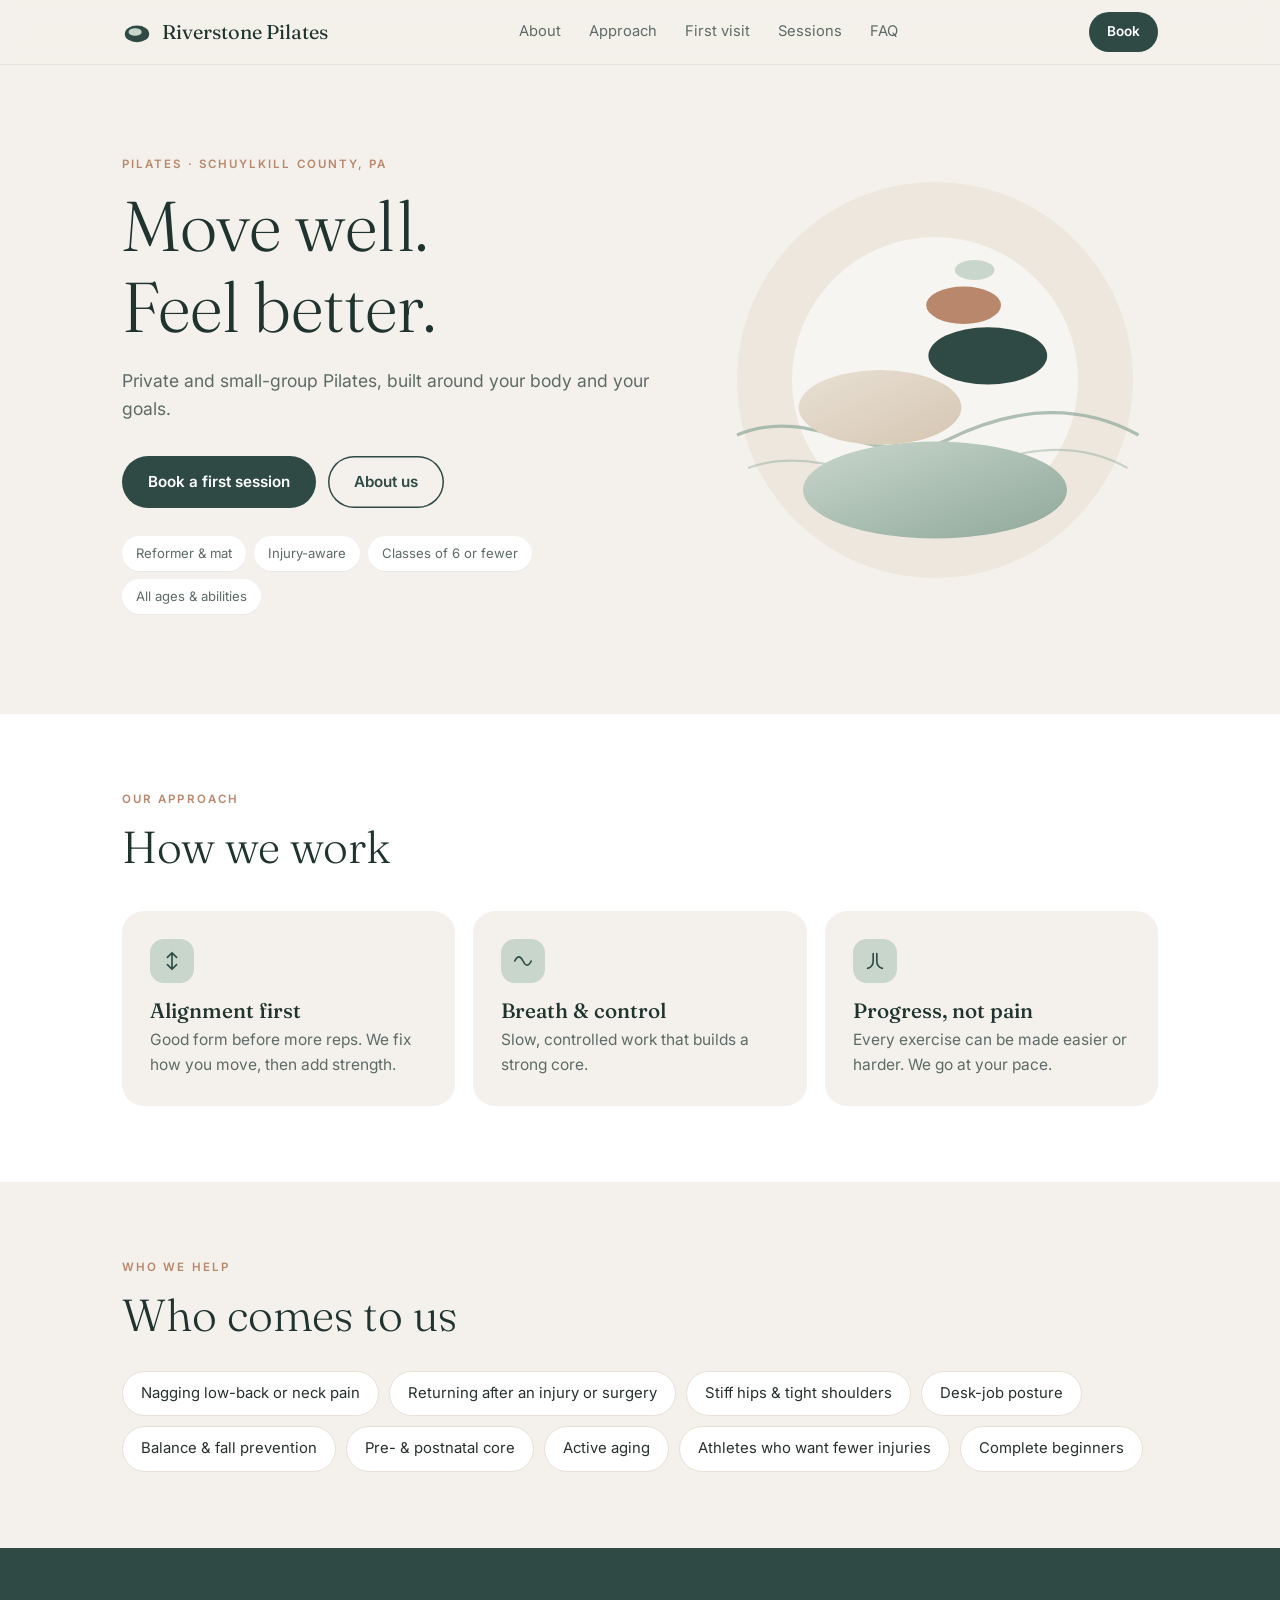
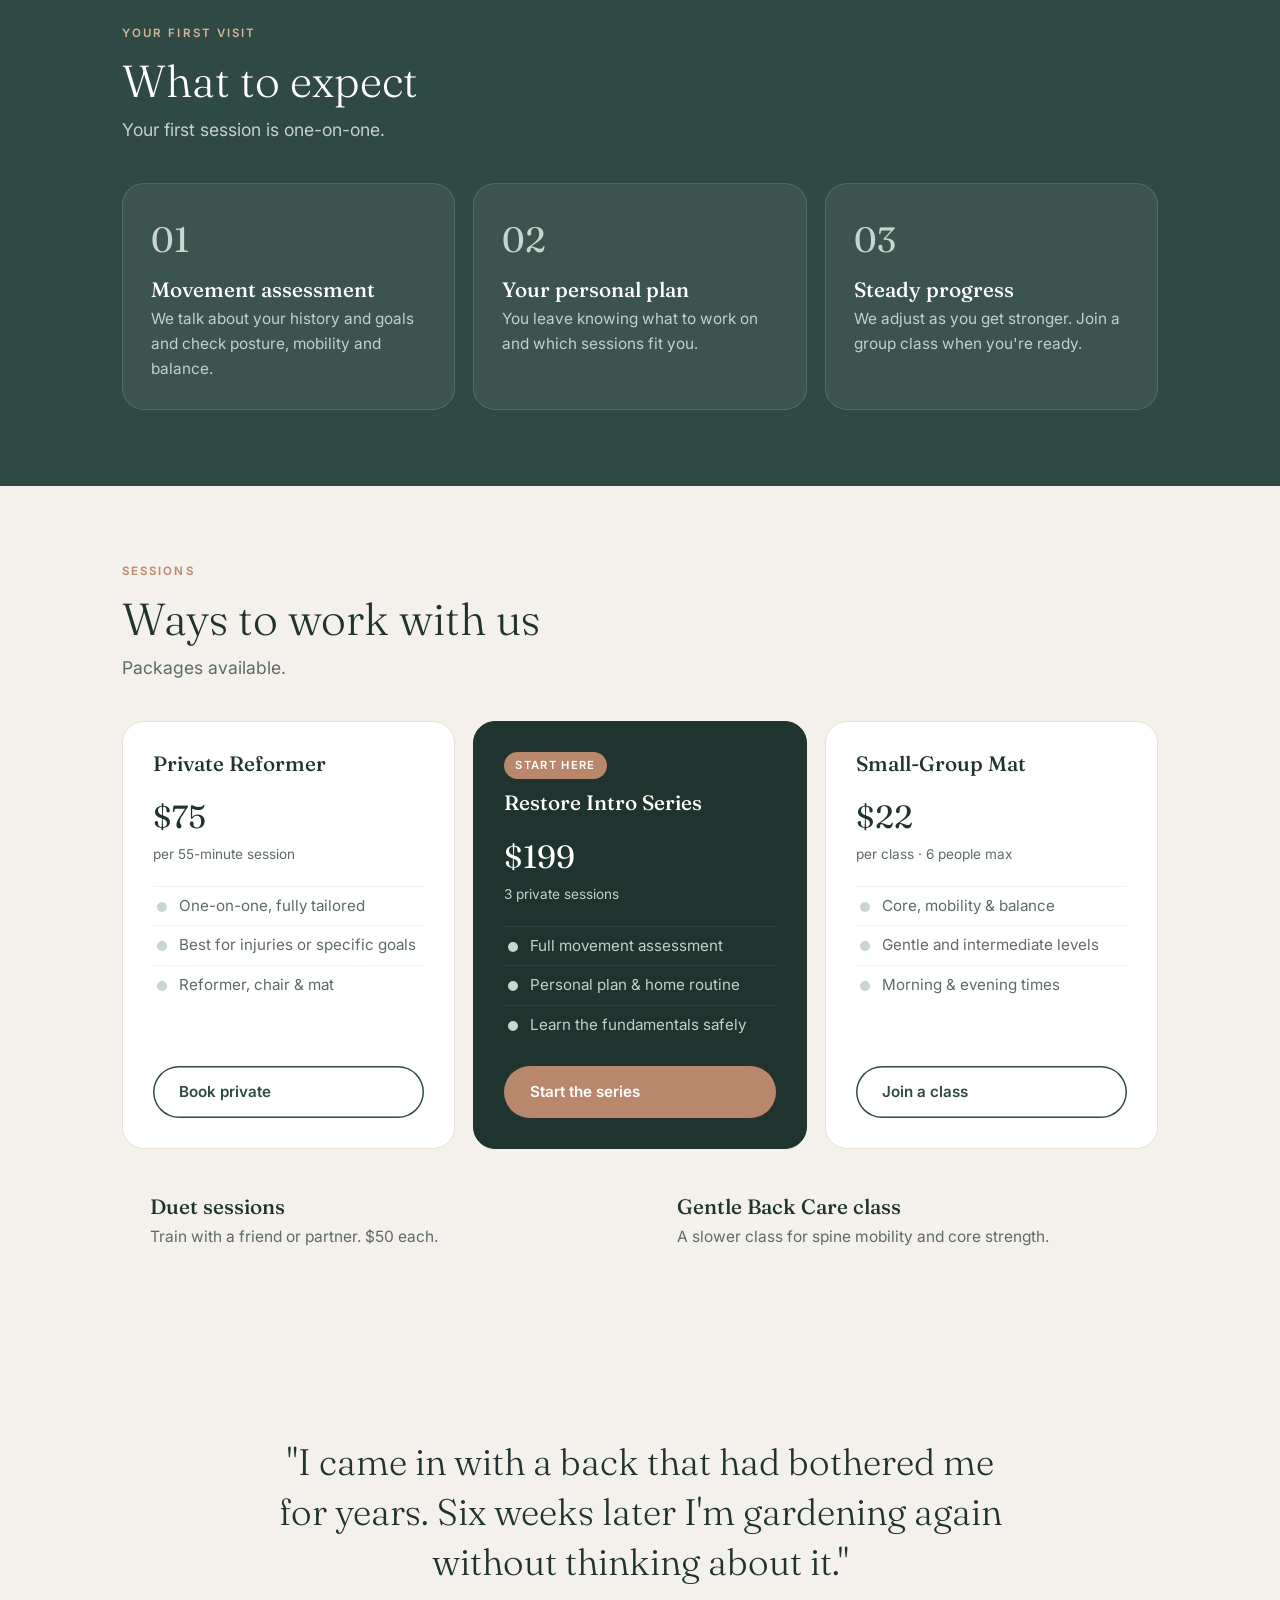
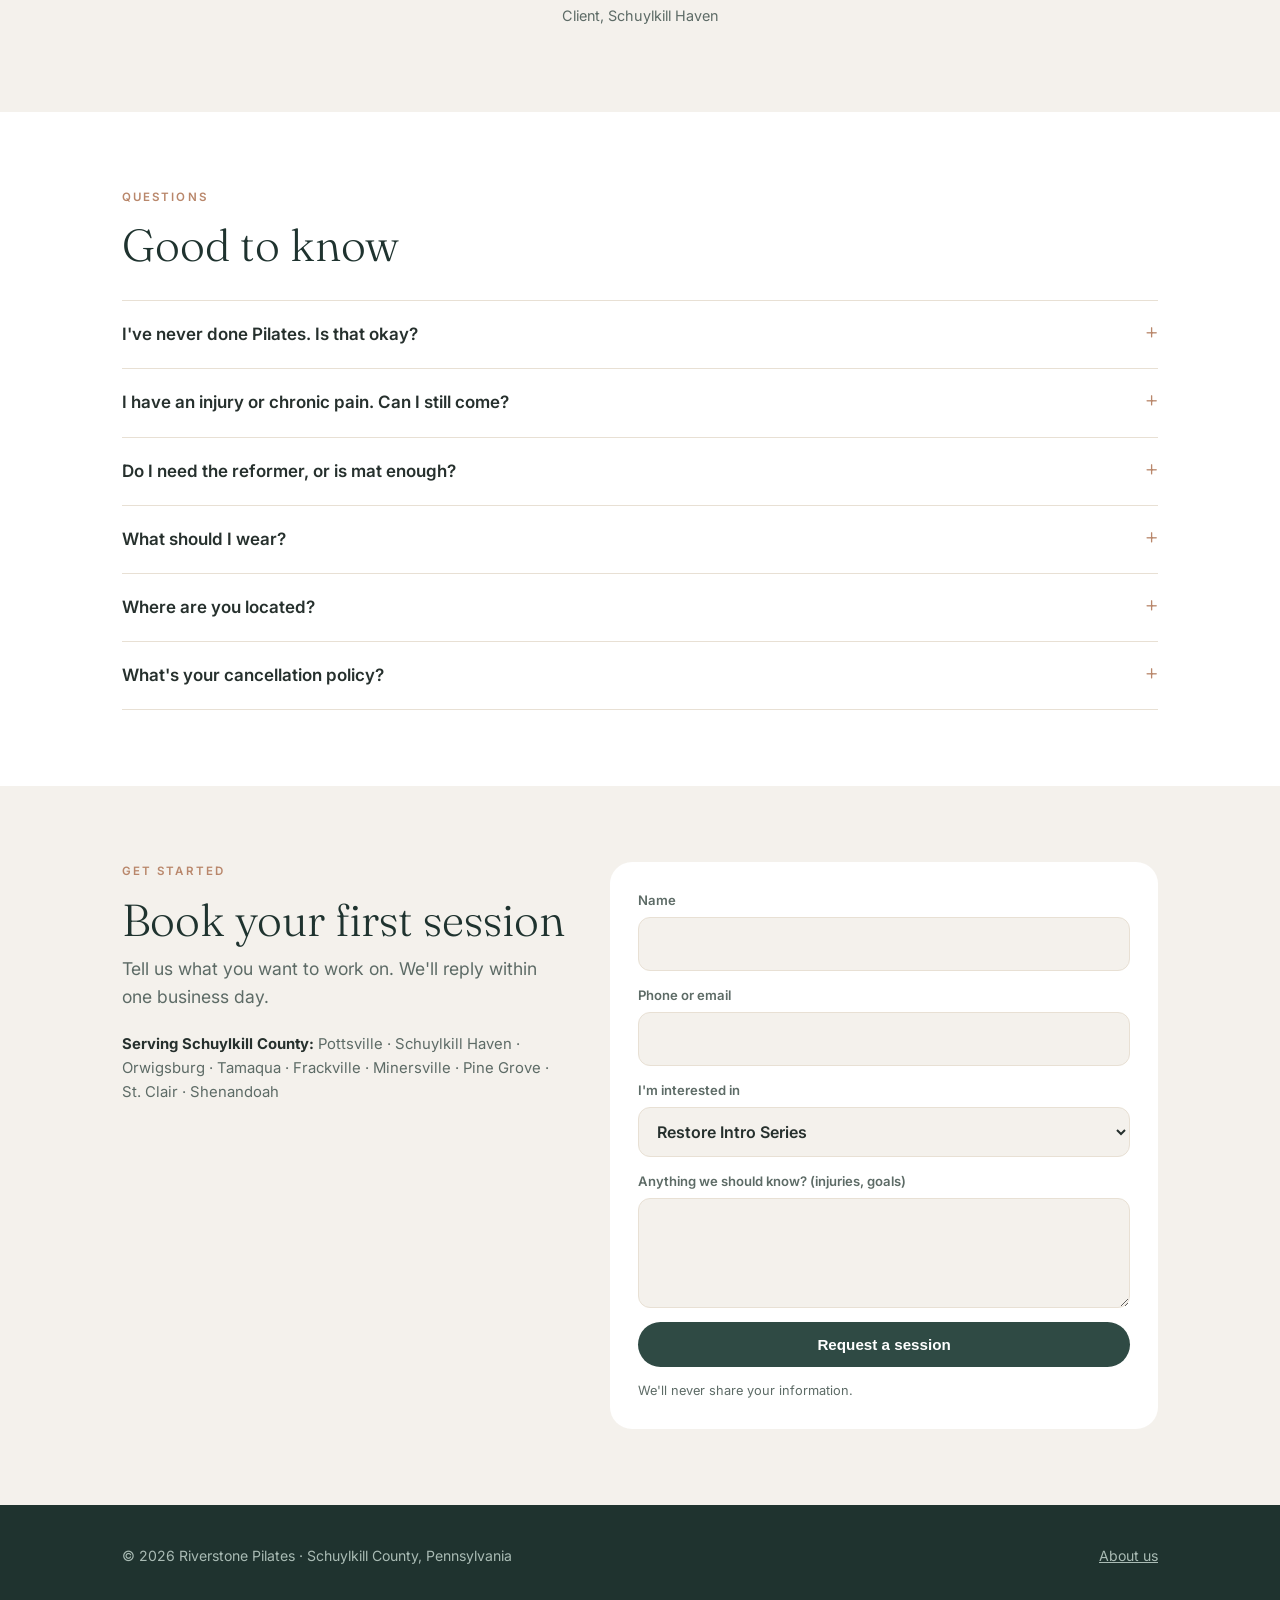
<file: index.html>
<!doctype html>
<html lang="en">
<head>
<meta charset="utf-8">
<meta name="viewport" content="width=device-width, initial-scale=1, viewport-fit=cover">
<meta name="robots" content="noindex, nofollow">
<title>Riverstone Pilates | Schuylkill County, PA</title>
<meta name="description" content="Pilates in Schuylkill County, PA. Private reformer sessions and small-group mat classes.">
<meta name="theme-color" content="#2f4a44">
<link rel="icon" href="data:image/svg+xml,%3Csvg xmlns='http://www.w3.org/2000/svg' viewBox='0 0 64 64'%3E%3Cellipse cx='32' cy='36' rx='26' ry='18' fill='%232f4a44'/%3E%3Cellipse cx='28' cy='32' rx='14' ry='8' fill='%23c9d6cc'/%3E%3C/svg%3E">
<link rel="preconnect" href="https://fonts.googleapis.com">
<link rel="preconnect" href="https://fonts.gstatic.com" crossorigin>
<link href="https://fonts.googleapis.com/css2?family=Fraunces:opsz,wght@9..144,300;9..144,500&family=Inter:wght@400;500;600&display=swap" rel="stylesheet">
<link rel="stylesheet" href="styles.css">
</head>
<body>

<header>
  <div class="wrap nav">
    <a class="logo" href="#top" aria-label="Riverstone Pilates home">
      <svg viewBox="0 0 64 64" aria-hidden="true"><ellipse cx="32" cy="36" rx="26" ry="18" fill="#2f4a44"/><ellipse cx="28" cy="32" rx="14" ry="8" fill="#c9d6cc"/></svg>
      Riverstone Pilates
    </a>
    <ul>
      <li><a href="about.html">About</a></li>
      <li><a href="#approach">Approach</a></li>
      <li><a href="#first-visit">First visit</a></li>
      <li><a href="#sessions">Sessions</a></li>
      <li><a href="#faq">FAQ</a></li>
    </ul>
    <a class="btn small" href="#contact">Book</a>
  </div>
</header>

<main id="top">

<section class="hero">
  <div class="wrap">
    <div>
      <span class="eyebrow">Pilates · Schuylkill County, PA</span>
      <h1>Move well.<br>Feel better.</h1>
      <p class="lead">Private and small-group Pilates, built around your body and your goals.</p>
      <div class="ctas">
        <a class="btn" href="#contact">Book a first session</a>
        <a class="btn ghost" href="about.html">About us</a>
      </div>
      <div class="badges">
        <span class="badge">Reformer &amp; mat</span>
        <span class="badge">Injury-aware</span>
        <span class="badge">Classes of 6 or fewer</span>
        <span class="badge">All ages &amp; abilities</span>
      </div>
    </div>
    <div class="hero-art" aria-hidden="true">
      <svg viewBox="0 0 400 400">
        <defs>
          <linearGradient id="g1" x1="0" y1="0" x2="1" y2="1"><stop offset="0" stop-color="#c9d6cc"/><stop offset="1" stop-color="#8fa89a"/></linearGradient>
          <linearGradient id="g2" x1="0" y1="0" x2="1" y2="1"><stop offset="0" stop-color="#e8e0d4"/><stop offset="1" stop-color="#d6c6b2"/></linearGradient>
        </defs>
        <g class="breath">
          <circle cx="200" cy="200" r="180" fill="#e8e0d4" opacity=".55"/>
          <circle cx="200" cy="200" r="130" fill="#fff" opacity=".6"/>
        </g>
        <path d="M20 250 C 90 220, 150 285, 210 255 S 330 220, 385 250" fill="none" stroke="#8fa89a" stroke-width="3" opacity=".7"/>
        <path d="M30 280 C 100 255, 160 310, 220 285 S 330 255, 375 280" fill="none" stroke="#8fa89a" stroke-width="2" opacity=".45"/>
        <ellipse cx="200" cy="300" rx="120" ry="44" fill="url(#g1)"/>
        <ellipse cx="150" cy="225" rx="74" ry="34" fill="url(#g2)"/>
        <ellipse cx="248" cy="178" rx="54" ry="26" fill="#2f4a44"/>
        <ellipse cx="226" cy="132" rx="34" ry="17" fill="#b9876b"/>
        <ellipse cx="236" cy="100" rx="18" ry="9" fill="#c9d6cc"/>
      </svg>
    </div>
  </div>
</section>

<section class="pillars" id="approach">
  <div class="wrap reveal">
    <span class="eyebrow">Our approach</span>
    <h2>How we work</h2>
    <div class="grid three">
      <div class="card">
        <div class="ic"><svg viewBox="0 0 24 24"><path d="M12 3v18M7 8l5-5 5 5M7 16l5 5 5-5"/></svg></div>
        <h3>Alignment first</h3>
        <p>Good form before more reps. We fix how you move, then add strength.</p>
      </div>
      <div class="card">
        <div class="ic"><svg viewBox="0 0 24 24"><path d="M3 12c3-6 6-6 9 0s6 6 9 0"/></svg></div>
        <h3>Breath &amp; control</h3>
        <p>Slow, controlled work that builds a strong core.</p>
      </div>
      <div class="card">
        <div class="ic"><svg viewBox="0 0 24 24"><path d="M4 20c4-1 6-4 6-8V4M20 20c-4-1-6-4-6-8V4"/></svg></div>
        <h3>Progress, not pain</h3>
        <p>Every exercise can be made easier or harder. We go at your pace.</p>
      </div>
    </div>
  </div>
</section>

<section id="who">
  <div class="wrap reveal">
    <span class="eyebrow">Who we help</span>
    <h2>Who comes to us</h2>
    <div class="who-list">
      <span>Nagging low-back or neck pain</span>
      <span>Returning after an injury or surgery</span>
      <span>Stiff hips &amp; tight shoulders</span>
      <span>Desk-job posture</span>
      <span>Balance &amp; fall prevention</span>
      <span>Pre- &amp; postnatal core</span>
      <span>Active aging</span>
      <span>Athletes who want fewer injuries</span>
      <span>Complete beginners</span>
    </div>
  </div>
</section>

<section class="process" id="first-visit">
  <div class="wrap reveal">
    <span class="eyebrow" style="color:#d8b39c">Your first visit</span>
    <h2>What to expect</h2>
    <p class="lead">Your first session is one-on-one.</p>
    <div class="steps">
      <div class="step"><h3>Movement assessment</h3><p>We talk about your history and goals and check posture, mobility and balance.</p></div>
      <div class="step"><h3>Your personal plan</h3><p>You leave knowing what to work on and which sessions fit you.</p></div>
      <div class="step"><h3>Steady progress</h3><p>We adjust as you get stronger. Join a group class when you're ready.</p></div>
    </div>
  </div>
</section>

<section id="sessions">
  <div class="wrap reveal">
    <span class="eyebrow">Sessions</span>
    <h2>Ways to work with us</h2>
    <p class="lead">Packages available.</p>
    <div class="grid three">
      <div class="session">
        <h3>Private Reformer</h3>
        <div class="price">$75</div><div class="per">per 55-minute session</div>
        <ul><li>One-on-one, fully tailored</li><li>Best for injuries or specific goals</li><li>Reformer, chair &amp; mat</li></ul>
        <a class="btn ghost" href="#contact">Book private</a>
      </div>
      <div class="session featured">
        <span class="tag">Start here</span>
        <h3>Restore Intro Series</h3>
        <div class="price">$199</div><div class="per">3 private sessions</div>
        <ul><li>Full movement assessment</li><li>Personal plan &amp; home routine</li><li>Learn the fundamentals safely</li></ul>
        <a class="btn" href="#contact">Start the series</a>
      </div>
      <div class="session">
        <h3>Small-Group Mat</h3>
        <div class="price">$22</div><div class="per">per class · 6 people max</div>
        <ul><li>Core, mobility &amp; balance</li><li>Gentle and intermediate levels</li><li>Morning &amp; evening times</li></ul>
        <a class="btn ghost" href="#contact">Join a class</a>
      </div>
    </div>
    <div class="grid two" style="margin-top:18px">
      <div class="card"><h3>Duet sessions</h3><p>Train with a friend or partner. $50 each.</p></div>
      <div class="card"><h3>Gentle Back Care class</h3><p>A slower class for spine mobility and core strength.</p></div>
    </div>
  </div>
</section>

<section class="quote">
  <div class="wrap reveal">
    <blockquote>"I came in with a back that had bothered me for years. Six weeks later I'm gardening again without thinking about it."</blockquote>
    <cite>Client, Schuylkill Haven</cite>
  </div>
</section>

<section class="faq" id="faq">
  <div class="wrap reveal">
    <span class="eyebrow">Questions</span>
    <h2>Good to know</h2>
    <details><summary>I've never done Pilates. Is that okay?</summary><p>Yes. Most of our clients are. Your first session is private.</p></details>
    <details><summary>I have an injury or chronic pain. Can I still come?</summary><p>Yes. Tell us when you book and we'll plan around it. If you're under a doctor's care, bring any guidance you've been given.</p></details>
    <details><summary>Do I need the reformer, or is mat enough?</summary><p>Both work. The reformer is best for rebuilding strength. Mat is the budget-friendly way to keep it up.</p></details>
    <details><summary>What should I wear?</summary><p>Comfortable clothes and grip socks. We have socks if you forget.</p></details>
    <details><summary>Where are you located?</summary><p>Schuylkill County, close to Pottsville, Schuylkill Haven and Orwigsburg. You'll get the address when you book.</p></details>
    <details><summary>What's your cancellation policy?</summary><p>24 hours' notice for private sessions, please.</p></details>
  </div>
</section>

<section class="contact" id="contact">
  <div class="wrap reveal">
    <div>
      <span class="eyebrow">Get started</span>
      <h2>Book your first session</h2>
      <p class="lead">Tell us what you want to work on. We'll reply within one business day.</p>
      <p class="towns"><strong>Serving Schuylkill County:</strong> Pottsville · Schuylkill Haven · Orwigsburg · Tamaqua · Frackville · Minersville · Pine Grove · St. Clair · Shenandoah</p>
    </div>
    <form id="bookform">
      <label>Name<input name="name" required autocomplete="name"></label>
      <label>Phone or email<input name="contact" required autocomplete="email"></label>
      <label>I'm interested in
        <select name="interest">
          <option>Restore Intro Series</option>
          <option>Private Reformer</option>
          <option>Duet sessions</option>
          <option>Small-Group Mat</option>
          <option>Gentle Back Care class</option>
          <option>Not sure yet</option>
        </select>
      </label>
      <label>Anything we should know? (injuries, goals)<textarea name="notes"></textarea></label>
      <button class="btn" type="submit">Request a session</button>
      <p class="note" id="formnote">We'll never share your information.</p>
    </form>
  </div>
</section>

</main>

<footer>
  <div class="wrap">
    <span>© 2026 Riverstone Pilates · Schuylkill County, Pennsylvania</span>
    <span><a href="about.html">About us</a></span>
  </div>
</footer>

<a class="btn mcta" href="#contact">Book a first session</a>

<script>
  const io = new IntersectionObserver(es => es.forEach(e => { if (e.isIntersecting) { e.target.classList.add('in'); io.unobserve(e.target); } }), {threshold:.12});
  document.querySelectorAll('.reveal').forEach(el => io.observe(el));
  // Preview only: the form isn't wired to an inbox yet.
  document.getElementById('bookform').addEventListener('submit', e => {
    e.preventDefault();
    document.getElementById('formnote').textContent = "Thanks! This is a preview site, so requests aren't sent anywhere yet.";
  });
</script>
</body>
</html>
</file>
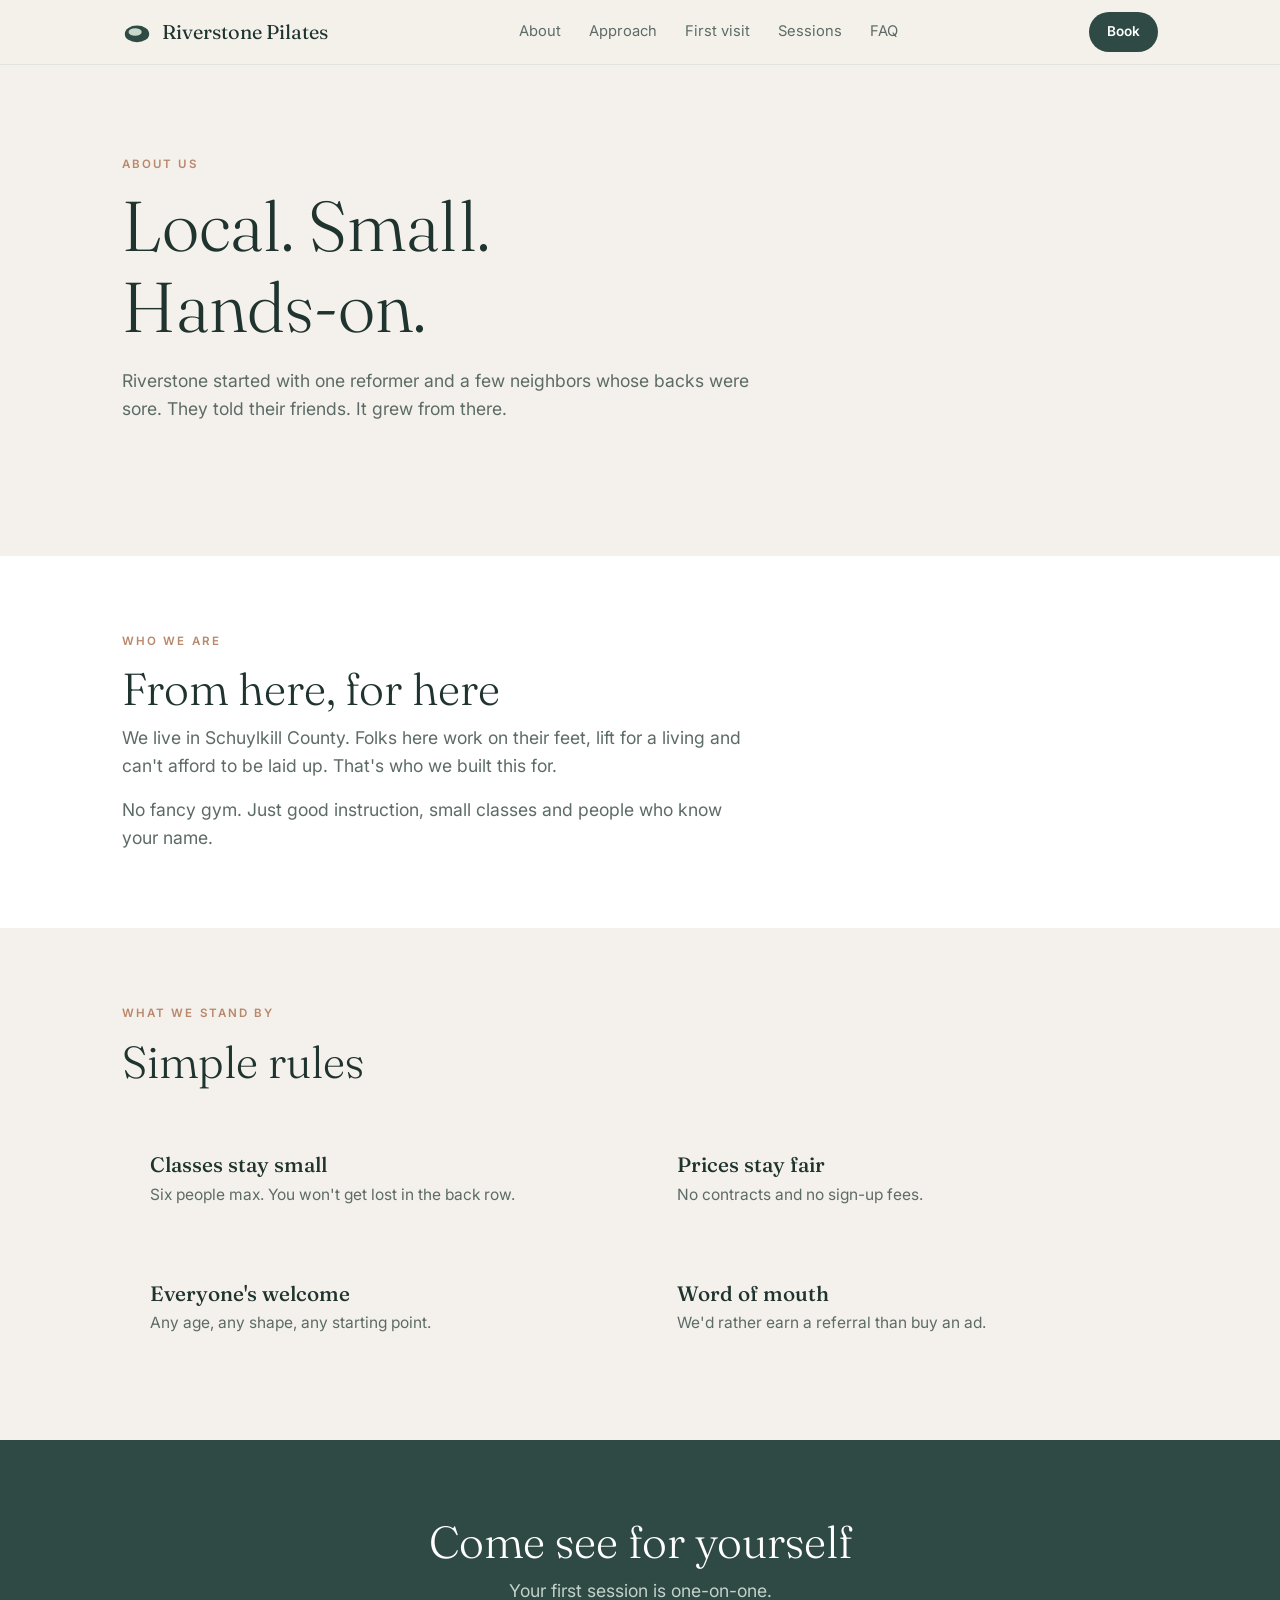
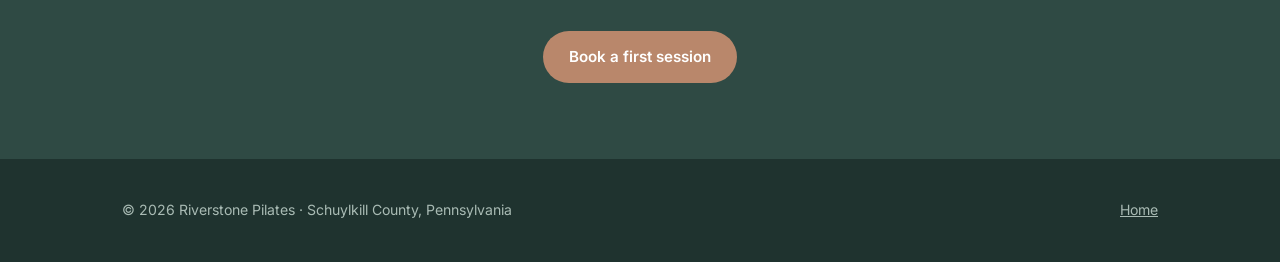
<file: about.html>
<!doctype html>
<html lang="en">
<head>
<meta charset="utf-8">
<meta name="viewport" content="width=device-width, initial-scale=1, viewport-fit=cover">
<meta name="robots" content="noindex, nofollow">
<title>About | Riverstone Pilates</title>
<meta name="description" content="Pilates in Schuylkill County, PA. Private reformer sessions and small-group mat classes.">
<meta name="theme-color" content="#2f4a44">
<link rel="icon" href="data:image/svg+xml,%3Csvg xmlns='http://www.w3.org/2000/svg' viewBox='0 0 64 64'%3E%3Cellipse cx='32' cy='36' rx='26' ry='18' fill='%232f4a44'/%3E%3Cellipse cx='28' cy='32' rx='14' ry='8' fill='%23c9d6cc'/%3E%3C/svg%3E">
<link rel="preconnect" href="https://fonts.googleapis.com">
<link rel="preconnect" href="https://fonts.gstatic.com" crossorigin>
<link href="https://fonts.googleapis.com/css2?family=Fraunces:opsz,wght@9..144,300;9..144,500&family=Inter:wght@400;500;600&display=swap" rel="stylesheet">
<link rel="stylesheet" href="styles.css">
</head>
<body>

<header>
  <div class="wrap nav">
    <a class="logo" href="index.html#top" aria-label="Riverstone Pilates home">
      <svg viewBox="0 0 64 64" aria-hidden="true"><ellipse cx="32" cy="36" rx="26" ry="18" fill="#2f4a44"/><ellipse cx="28" cy="32" rx="14" ry="8" fill="#c9d6cc"/></svg>
      Riverstone Pilates
    </a>
    <ul>
      <li><a href="about.html">About</a></li>
      <li><a href="index.html#approach">Approach</a></li>
      <li><a href="index.html#first-visit">First visit</a></li>
      <li><a href="index.html#sessions">Sessions</a></li>
      <li><a href="index.html#faq">FAQ</a></li>
    </ul>
    <a class="btn small" href="index.html#contact">Book</a>
  </div>
</header>

<main id="top">

<section class="hero">
  <div class="wrap" style="display:block">
    <span class="eyebrow">About us</span>
    <h1>Local. Small.<br>Hands-on.</h1>
    <p class="lead" style="margin-top:1.2rem">Riverstone started with one reformer and a few neighbors whose backs were sore. They told their friends. It grew from there.</p>
  </div>
</section>

<section class="pillars">
  <div class="wrap reveal">
    <span class="eyebrow">Who we are</span>
    <h2>From here, for here</h2>
    <p class="lead">We live in Schuylkill County. Folks here work on their feet, lift for a living and can't afford to be laid up. That's who we built this for.</p>
    <p class="lead" style="margin-top:1rem">No fancy gym. Just good instruction, small classes and people who know your name.</p>
  </div>
</section>

<section>
  <div class="wrap reveal">
    <span class="eyebrow">What we stand by</span>
    <h2>Simple rules</h2>
    <div class="grid two">
      <div class="card"><h3>Classes stay small</h3><p>Six people max. You won't get lost in the back row.</p></div>
      <div class="card"><h3>Prices stay fair</h3><p>No contracts and no sign-up fees.</p></div>
      <div class="card"><h3>Everyone's welcome</h3><p>Any age, any shape, any starting point.</p></div>
      <div class="card"><h3>Word of mouth</h3><p>We'd rather earn a referral than buy an ad.</p></div>
    </div>
  </div>
</section>

<section class="process">
  <div class="wrap reveal" style="text-align:center">
    <h2>Come see for yourself</h2>
    <p class="lead" style="margin:0 auto 1.6rem">Your first session is one-on-one.</p>
    <a class="btn" style="background:var(--clay)" href="index.html#contact">Book a first session</a>
  </div>
</section>

</main>

<footer>
  <div class="wrap">
    <span>© 2026 Riverstone Pilates · Schuylkill County, Pennsylvania</span>
    <span><a href="index.html">Home</a></span>
  </div>
</footer>

<a class="btn mcta" href="index.html#contact">Book a first session</a>

<script>
  const io = new IntersectionObserver(es => es.forEach(e => { if (e.isIntersecting) { e.target.classList.add('in'); io.unobserve(e.target); } }), {threshold:.12});
  document.querySelectorAll('.reveal').forEach(el => io.observe(el));
</script>
</body>
</html>
</file>
<file: styles.css>
:root{
    --river:#2f4a44; --river-deep:#1f332f; --sage:#8fa89a; --mist:#c9d6cc;
    --stone:#f4f1ec; --sand:#e8e0d4; --clay:#b9876b; --ink:#26302d; --muted:#5d6b66;
    --radius:22px; --max:1080px;
  }
  *{box-sizing:border-box;margin:0;padding:0}
  html{scroll-behavior:smooth}
  body{font-family:Inter,system-ui,sans-serif;color:var(--ink);background:var(--stone);line-height:1.6;font-size:17px;-webkit-font-smoothing:antialiased}
  h1,h2,h3{font-family:Fraunces,Georgia,serif;font-weight:300;line-height:1.15;color:var(--river-deep)}
  h1{font-size:clamp(2.4rem,9vw,4.4rem)}
  h2{font-size:clamp(1.9rem,6vw,2.8rem);margin-bottom:.6rem}
  h3{font-size:1.3rem;font-weight:500;margin-bottom:.35rem}
  a{color:inherit}
  .wrap{max-width:var(--max);margin:0 auto;padding:0 22px}
  .eyebrow{text-transform:uppercase;letter-spacing:.18em;font-size:.72rem;font-weight:600;color:var(--clay);margin-bottom:.8rem;display:block}
  .lead{font-size:1.1rem;color:var(--muted);max-width:40rem}
  section{padding:76px 0}

  /* nav */
  header{position:sticky;top:0;z-index:20;background:rgba(244,241,236,.9);backdrop-filter:blur(10px);-webkit-backdrop-filter:blur(10px);border-bottom:1px solid rgba(47,74,68,.08)}
  .nav{display:flex;align-items:center;justify-content:space-between;height:64px}
  .logo{display:flex;align-items:center;gap:10px;text-decoration:none;font-family:Fraunces,serif;font-size:1.25rem;color:var(--river-deep)}
  .logo svg{width:30px;height:30px}
  .nav ul{display:none;list-style:none;gap:28px;font-size:.92rem}
  .nav ul a{text-decoration:none;color:var(--muted)}
  .nav ul a:hover{color:var(--river)}
  .btn{display:inline-block;background:var(--river);color:#fff;text-decoration:none;padding:14px 26px;border-radius:999px;font-weight:600;font-size:.95rem;border:0;cursor:pointer;transition:background .2s,transform .2s}
  .btn:hover{background:var(--river-deep);transform:translateY(-1px)}
  .btn.ghost{background:transparent;color:var(--river);box-shadow:inset 0 0 0 1.5px var(--river)}
  .btn.small{padding:9px 18px;font-size:.85rem}
  @media(min-width:860px){.nav ul{display:flex}}

  /* hero */
  .hero{padding:56px 0 70px;position:relative;overflow:hidden}
  .hero .wrap{display:grid;gap:44px;align-items:center}
  .hero p.lead{margin:1.2rem 0 2rem}
  .hero .ctas{display:flex;flex-wrap:wrap;gap:12px}
  .hero-art{position:relative;aspect-ratio:1/1;max-width:440px;width:100%;margin:0 auto}
  .hero-art svg{width:100%;height:100%}
  .badges{display:flex;flex-wrap:wrap;gap:8px;margin-top:28px}
  .badge{background:#fff;border-radius:999px;padding:7px 14px;font-size:.82rem;color:var(--muted);box-shadow:0 1px 0 rgba(0,0,0,.04)}
  @media(min-width:860px){.hero .wrap{grid-template-columns:1.1fr .9fr}.hero{padding:90px 0 100px}}

  /* pillars */
  .pillars{background:#fff}
  .grid{display:grid;gap:18px;margin-top:38px}
  @media(min-width:700px){.grid.three{grid-template-columns:repeat(3,1fr)}.grid.two{grid-template-columns:repeat(2,1fr)}}
  .card{background:var(--stone);border-radius:var(--radius);padding:28px}
  .card .ic{width:44px;height:44px;border-radius:14px;background:var(--mist);display:grid;place-items:center;margin-bottom:16px}
  .card .ic svg{width:22px;height:22px;stroke:var(--river);fill:none;stroke-width:1.8;stroke-linecap:round;stroke-linejoin:round}
  .card p{color:var(--muted);font-size:.97rem}

  /* who */
  .who-list{display:flex;flex-wrap:wrap;gap:10px;margin-top:30px}
  .who-list span{background:#fff;border:1px solid var(--sand);border-radius:999px;padding:10px 18px;font-size:.93rem}

  /* process */
  .process{background:var(--river);color:#e9efec}
  .process h2,.process h3{color:#fff}
  .process .lead{color:#c3d1cb}
  .steps{counter-reset:s;display:grid;gap:18px;margin-top:38px}
  @media(min-width:760px){.steps{grid-template-columns:repeat(3,1fr)}}
  .step{background:rgba(255,255,255,.06);border:1px solid rgba(255,255,255,.12);border-radius:var(--radius);padding:28px}
  .step::before{counter-increment:s;content:"0" counter(s);font-family:Fraunces,serif;font-size:2.2rem;color:var(--mist);display:block;margin-bottom:10px}
  .step p{color:#c3d1cb;font-size:.96rem}

  /* sessions */
  .session{background:#fff;border-radius:var(--radius);padding:30px;display:flex;flex-direction:column;border:1px solid var(--sand)}
  .session .price{font-family:Fraunces,serif;font-size:2rem;color:var(--river-deep);margin:10px 0 2px}
  .session .per{font-size:.85rem;color:var(--muted);margin-bottom:14px}
  .session ul{list-style:none;margin:6px 0 22px;flex:1}
  .session li{padding:7px 0 7px 26px;position:relative;font-size:.95rem;color:var(--muted);border-top:1px solid var(--stone)}
  .session li::before{content:"";position:absolute;left:4px;top:15px;width:10px;height:10px;border-radius:50%;background:var(--mist)}
  .session.featured{background:var(--river-deep);color:#e9efec;border-color:var(--river-deep)}
  .session.featured h3,.session.featured .price{color:#fff}
  .session.featured li,.session.featured .per{color:#c3d1cb;border-color:rgba(255,255,255,.08)}
  .session.featured .btn{background:var(--clay)}
  .tag{align-self:flex-start;background:var(--clay);color:#fff;font-size:.7rem;letter-spacing:.12em;text-transform:uppercase;font-weight:600;padding:5px 11px;border-radius:999px;margin-bottom:12px}

  /* quote */
  .quote{text-align:center;padding:84px 0}
  .quote blockquote{font-family:Fraunces,serif;font-weight:300;font-size:clamp(1.5rem,5vw,2.3rem);line-height:1.35;color:var(--river-deep);max-width:46rem;margin:0 auto}
  .quote cite{display:block;margin-top:18px;font-style:normal;color:var(--muted);font-size:.9rem}

  /* faq */
  .faq{background:#fff}
  details{border-bottom:1px solid var(--sand);padding:20px 0}
  details:first-of-type{border-top:1px solid var(--sand);margin-top:30px}
  summary{cursor:pointer;list-style:none;font-weight:600;display:flex;justify-content:space-between;gap:16px}
  summary::-webkit-details-marker{display:none}
  summary::after{content:"+";font-family:Fraunces,serif;font-size:1.5rem;line-height:1;color:var(--clay);transition:transform .2s}
  details[open] summary::after{transform:rotate(45deg)}
  details p{color:var(--muted);margin-top:10px;max-width:44rem}

  /* contact */
  .contact .wrap{display:grid;gap:40px}
  @media(min-width:860px){.contact .wrap{grid-template-columns:.9fr 1.1fr}}
  form{background:#fff;border-radius:var(--radius);padding:28px;display:grid;gap:14px}
  label{font-size:.82rem;font-weight:600;color:var(--muted);display:grid;gap:6px}
  input,select,textarea{font:inherit;font-size:16px;padding:13px 14px;border:1px solid var(--sand);border-radius:12px;background:var(--stone);color:var(--ink);width:100%}
  input:focus,select:focus,textarea:focus{outline:2px solid var(--sage);border-color:transparent}
  textarea{min-height:110px;resize:vertical}
  .towns{margin-top:22px;color:var(--muted);font-size:.93rem}
  .towns strong{color:var(--ink)}
  .note{font-size:.8rem;color:var(--muted)}

  footer{background:var(--river-deep);color:#a9bbb4;padding:40px 0 calc(40px + env(safe-area-inset-bottom));font-size:.88rem}
  footer .wrap{display:flex;flex-wrap:wrap;justify-content:space-between;gap:16px}

  /* sticky mobile CTA */
  .mcta{position:fixed;left:14px;right:14px;bottom:calc(14px + env(safe-area-inset-bottom));z-index:30;text-align:center;box-shadow:0 10px 30px rgba(31,51,47,.35)}
  @media(min-width:860px){.mcta{display:none}}

  .reveal{opacity:0;transform:translateY(18px);transition:opacity .8s ease,transform .8s ease}
  .reveal.in{opacity:1;transform:none}
  @media (prefers-reduced-motion:reduce){.reveal{opacity:1;transform:none}.breath{animation:none!important}}
  .breath{animation:breathe 8s ease-in-out infinite;transform-origin:center}
  @keyframes breathe{0%,100%{transform:scale(1)}50%{transform:scale(1.04)}}
</file>
